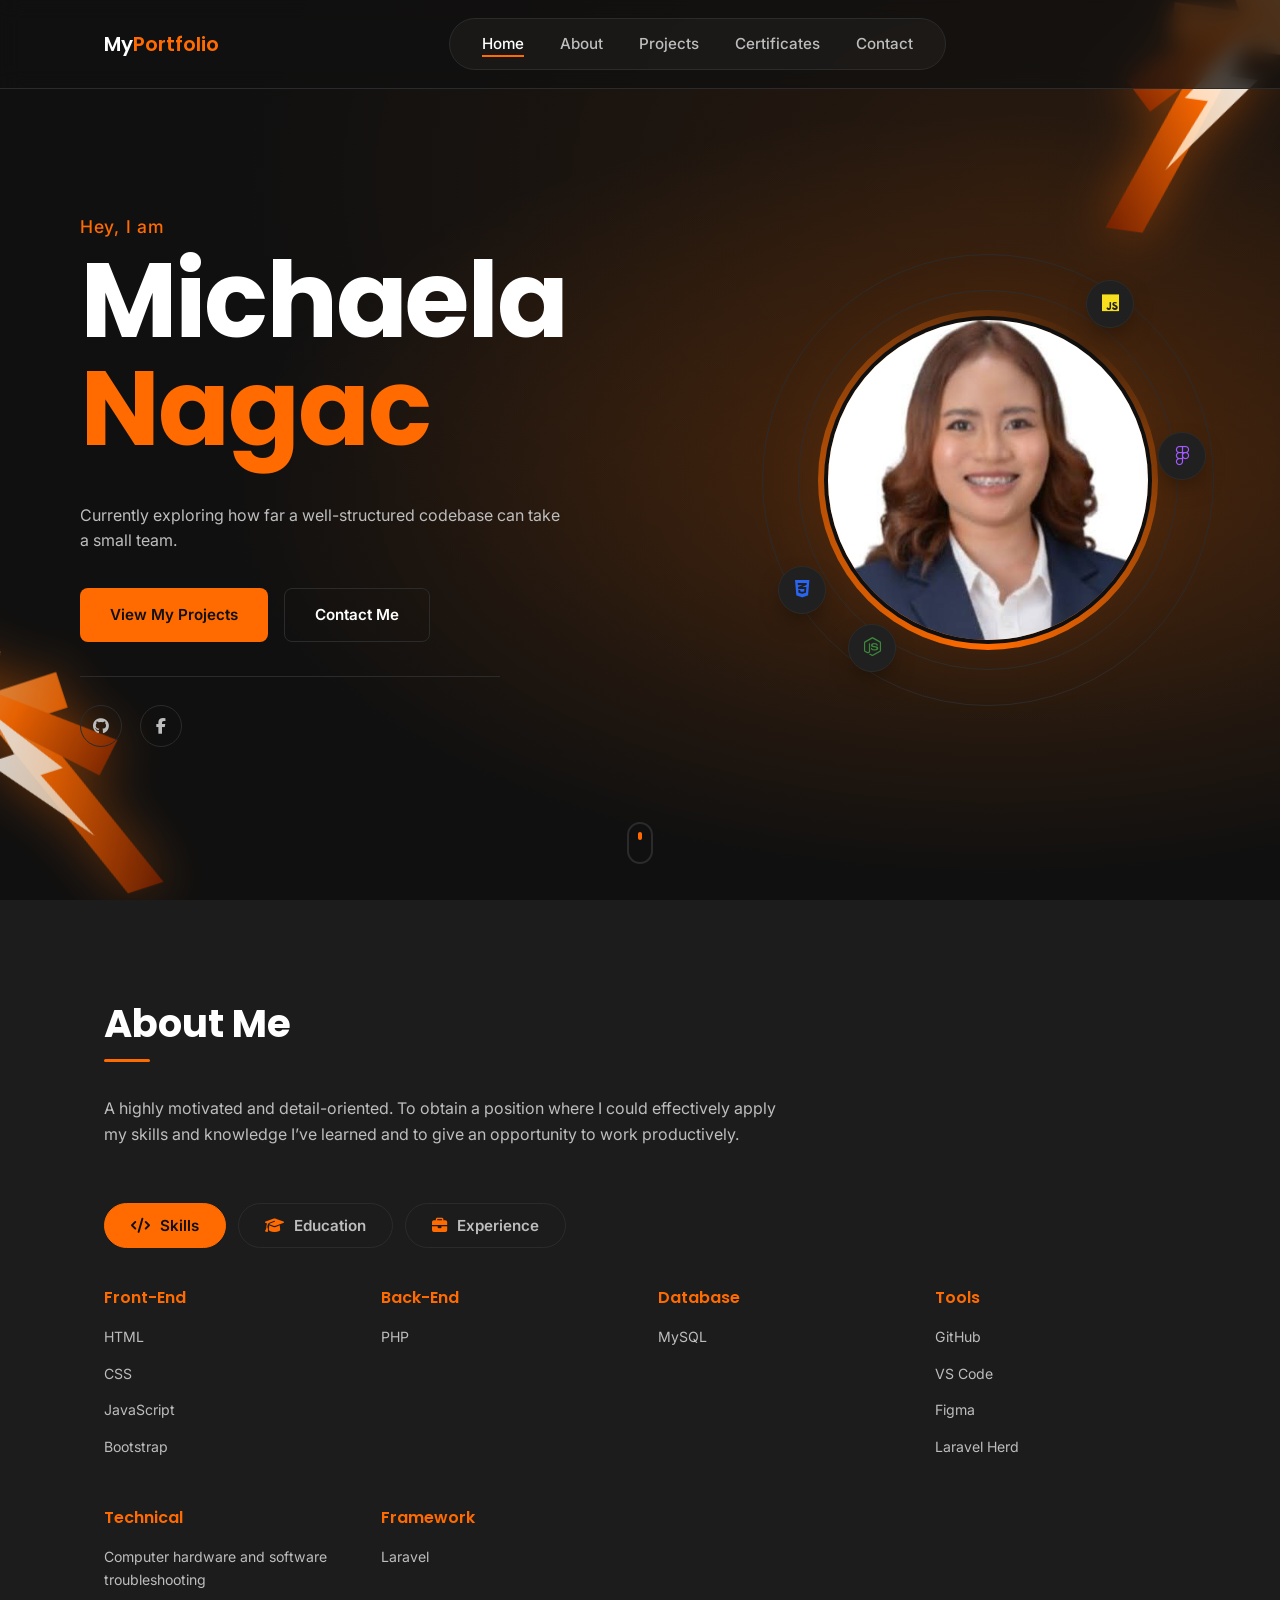
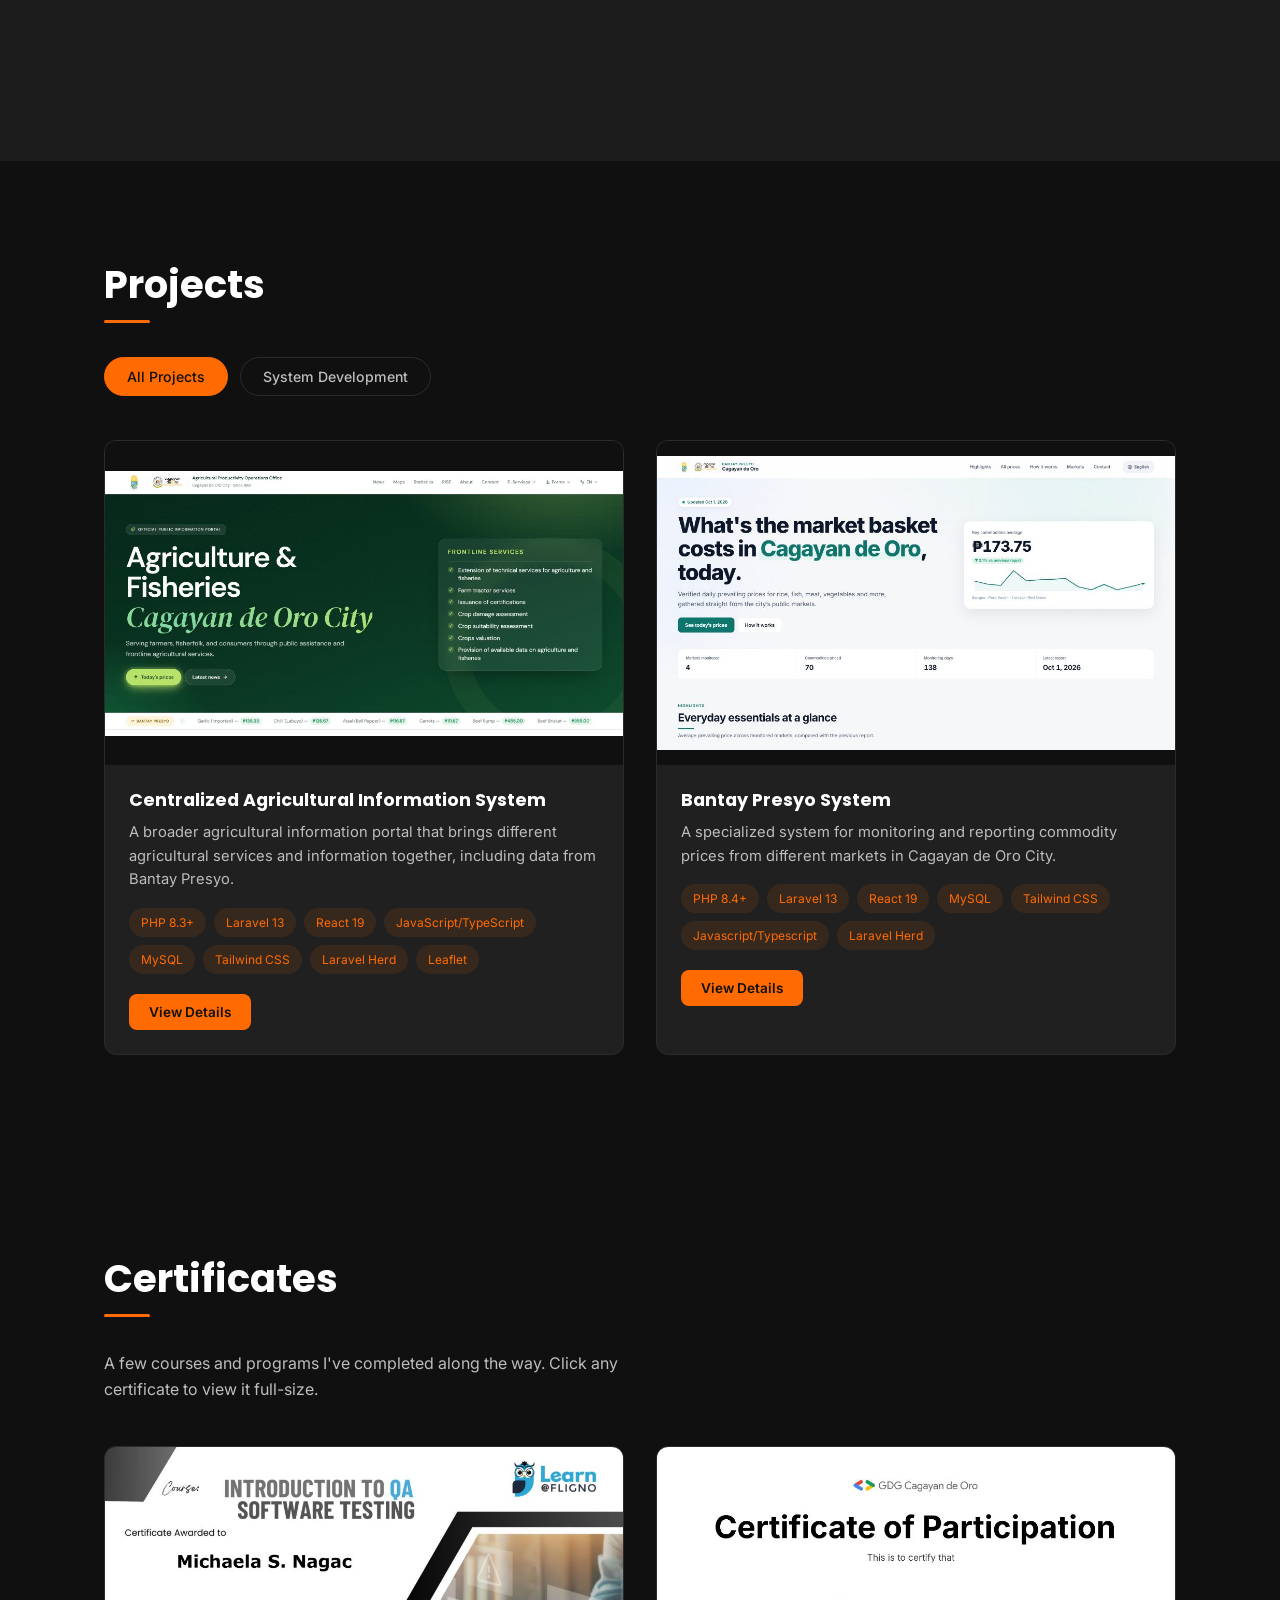
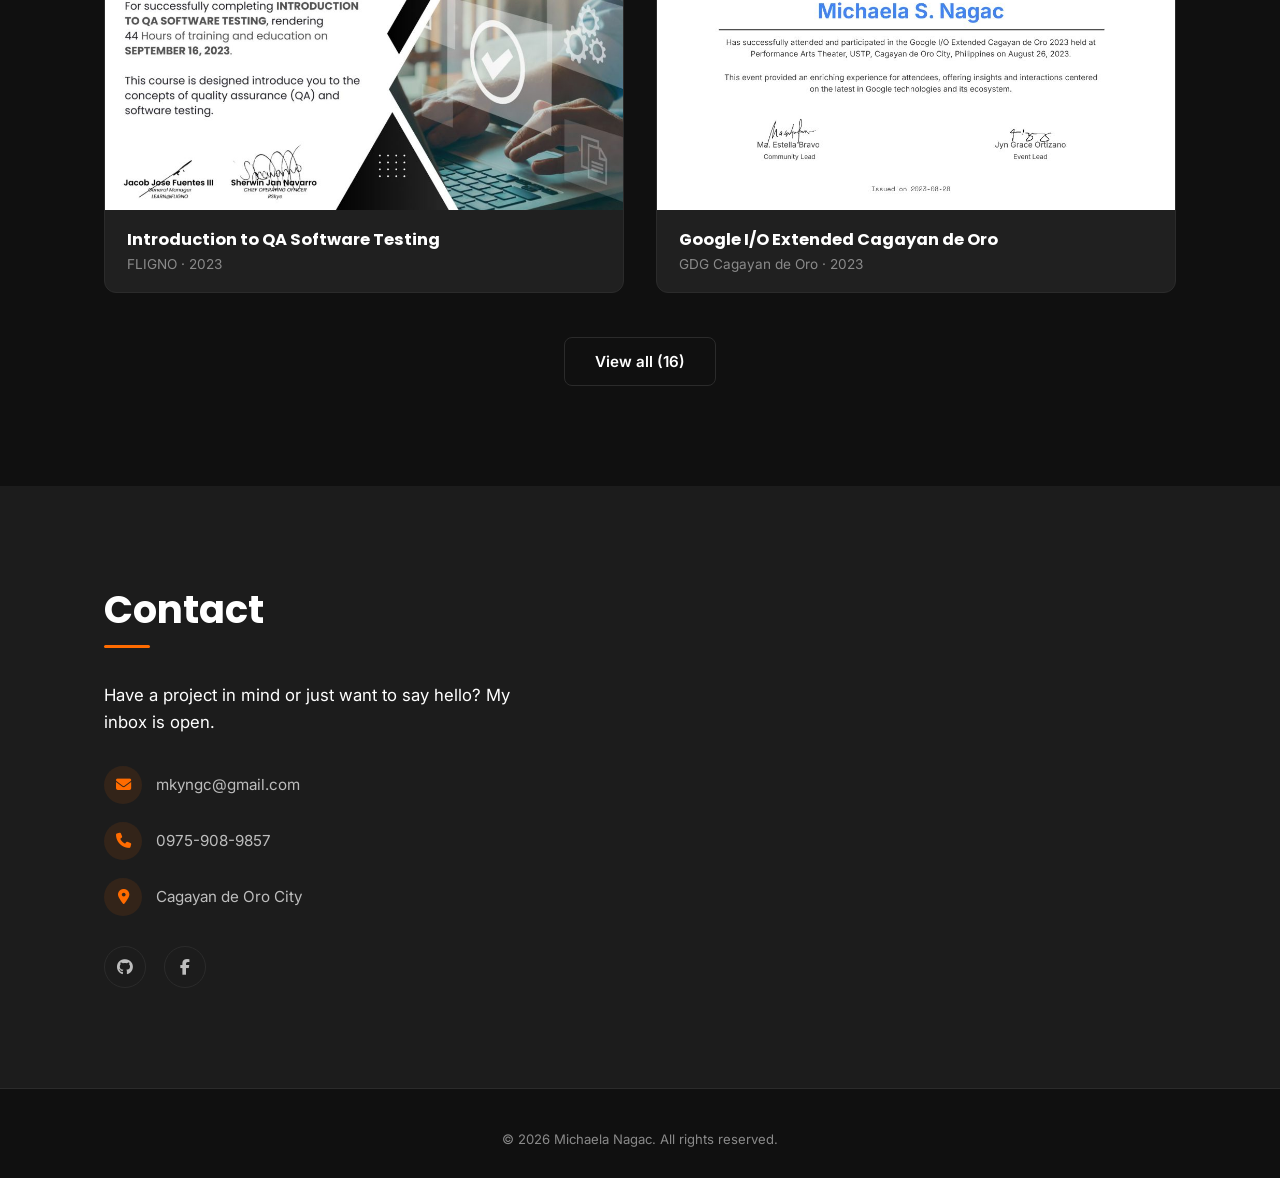
<file: index.html>
<!DOCTYPE html>

<html lang="en">
<head>
<meta charset="utf-8"/>
<meta content="width=device-width, initial-scale=1.0" name="viewport"/>
<title>My Portfolio</title>
<meta content="Portfolio of Michaela Nagac, a web developer specializing in front-end and back-end development." name="description"/>
<!-- Google Fonts: Poppins for headings, Inter for body -->
<link href="https://fonts.googleapis.com" rel="preconnect"/>
<link crossorigin="" href="https://fonts.gstatic.com" rel="preconnect"/>
<link href="https://fonts.googleapis.com/css2?family=Poppins:wght@500;600;700&amp;family=Inter:wght@400;500;600&amp;display=swap" rel="stylesheet"/>
<!-- Font Awesome icons -->
<link crossorigin="anonymous" href="https://cdnjs.cloudflare.com/ajax/libs/font-awesome/6.5.1/css/all.min.css" integrity="sha512-DTOQO9RWCH3ppGqcWaEA1BIZOC6xxalwEsw9c2QQeAIftl+Vegovlnee1c9QX4TctnWMn13TZye+giMm8e2LwA==" referrerpolicy="no-referrer" rel="stylesheet"/>
<link href="css/style.css" rel="stylesheet"/>
</head>
<body>
<!-- ============ SKIP LINK (Accessibility) ============ -->
<a class="skip-link" href="#main-content">Skip to main content</a>
<!-- ============ NAVIGATION ============ -->
<header class="nav-header" id="navHeader">
<nav class="navbar">
<a class="nav-logo js-logo" href="#home"></a>
<div class="nav-pill">
<ul class="nav-links" id="navLinks">
<li><a class="nav-link active-link" href="#home">Home</a></li>
<li><a class="nav-link" href="#about">About</a></li>
<li><a class="nav-link" href="#projects">Projects</a></li>
<li><a class="nav-link" href="#certificates">Certificates</a></li>
<li><a class="nav-link" href="#contact">Contact</a></li>
</ul>
</div>
<div class="nav-end">
<!-- Replace the href below with your actual resume file under assets/ -->
<!-- <a class="btn-resume" download="" href="assets/Resume_Nagac.pdf" id="resumeBtn">
<i aria-hidden="true" class="fa-solid fa-file-arrow-down"></i>
<span>Download<br/>Resume</span>
</a> -->
<button aria-expanded="false" aria-label="Toggle navigation menu" class="nav-toggle" id="navToggle">
<span class="bar"></span>
<span class="bar"></span>
<span class="bar"></span>
</button>
</div>
</nav>
</header>
<main id="main-content">
<!-- ============ HERO SECTION ============ -->
<section class="hero" id="home">
<img alt="" aria-hidden="true" class="hero-arrow hero-arrow-top" src="assets/images/arrow-bolt.svg"/>
<img alt="" aria-hidden="true" class="hero-arrow hero-arrow-bottom" src="assets/images/arrow-bolt.svg"/>
<div class="hero-container">
<div class="hero-text">
<p class="hero-greeting" id="heroGreeting"></p>
<h1 class="hero-name" id="heroName"></h1>
<h2 class="hero-title" id="heroTitle"></h2>
<p class="hero-description" id="heroDesc"></p>
<div class="hero-actions">
<a class="btn btn-primary" href="#projects">View My Projects</a>
<a class="btn btn-outline" href="#contact">Contact Me</a>
</div>
<div class="hero-divider" role="presentation"></div>
<div class="hero-socials js-socials"></div>
</div>
<div class="hero-visual">
<div aria-hidden="true" class="hero-orbit">
<span class="orbit-ring orbit-ring-outer"></span>
<span class="orbit-ring orbit-ring-inner"></span>
<span class="orbit-glow"></span>
<span class="orbit-chip orbit-chip-1"><i class="fa-brands fa-js"></i></span>
<span class="orbit-chip orbit-chip-2"><i class="fa-brands fa-css3-alt"></i></span>
<span class="orbit-chip orbit-chip-3"><i class="fa-brands fa-figma"></i></span>
<span class="orbit-chip orbit-chip-4"><i class="fa-brands fa-node-js"></i></span>
<div class="hero-photo-ring">
<img alt="Portrait of Michaela Nagac" class="hero-photo" id="heroPhoto" src="assets/images/profile.svg"/>
</div>
</div>
</div>
</div>
<a aria-label="Scroll to About section" class="scroll-indicator" href="#about">
<span></span>
</a>
</section>
<!-- ============ ABOUT SECTION ============ -->
<section class="about" id="about">
<div class="section-container">
<h2 class="section-heading">About Me</h2>
<div class="about-intro" id="aboutIntro"></div>
<!-- Skills -->
<div class="about-tabs" role="tablist" aria-label="About sections">
          <button type="button" class="about-tab active" role="tab" id="tab-skills" aria-selected="true" aria-controls="panel-skills" data-tab="skills"><i class="fa-solid fa-code" aria-hidden="true"></i>Skills</button>
          <button type="button" class="about-tab" role="tab" id="tab-education" aria-selected="false" aria-controls="panel-education" data-tab="education" tabindex="-1"><i class="fa-solid fa-graduation-cap" aria-hidden="true"></i> Education</button>
          <button type="button" class="about-tab" role="tab" id="tab-experience" aria-selected="false" aria-controls="panel-experience" data-tab="experience" tabindex="-1"><i class="fa-solid fa-briefcase" aria-hidden="true"></i> Experience</button>
        </div>

        <div class="about-block about-panel" id="panel-skills" role="tabpanel" aria-labelledby="tab-skills">
<h3 class="about-subheading">Technical Skills</h3>
<div class="skills-grid" id="skillsGrid"></div>
</div>
<!-- Education & Experience Timeline -->
<div class="about-block about-panel" id="panel-education" role="tabpanel" aria-labelledby="tab-education" hidden>
<h3 class="about-subheading">Education</h3>
<div class="timeline" id="educationTimeline"></div>
</div>

        <div class="about-block about-panel" id="panel-experience" role="tabpanel" aria-labelledby="tab-experience" hidden>
<h3 class="about-subheading">Experience</h3>
<div class="timeline" id="experienceTimeline"></div>
</div>
</div>
</section>
<!-- ============ PROJECTS SECTION ============ -->
<section class="projects" id="projects">
<div class="section-container">
<h2 class="section-heading">Projects</h2>
<div aria-label="Filter projects by category" class="project-filters" id="projectFilters" role="tablist"></div>
<div class="project-grid" id="projectGrid"></div>
<p class="project-empty-state" hidden="" id="projectEmptyState">No projects in this category yet — check back soon.</p>
<div class="view-all-wrap" hidden="" id="projectViewAllWrap"><button aria-expanded="false" class="btn btn-outline" id="projectViewAll" type="button">View all</button></div>
</div>
</section>
<!-- ============ CERTIFICATES SECTION ============ -->
<section class="certificates" id="certificates">
<div class="section-container">
<h2 class="section-heading">Certificates</h2>
<p class="certificates-lead">
          A few courses and programs I've completed along the way. Click any certificate
          to view it full-size.
        </p>
<div class="certificate-grid" id="certGrid"></div>
<div class="view-all-wrap" hidden="" id="certViewAllWrap"><button aria-expanded="false" class="btn btn-outline" id="certViewAll" type="button">View all</button></div>
</div>
</section>
<!-- ============ CONTACT SECTION ============ -->
<section class="contact" id="contact">
<div class="section-container">
<h2 class="section-heading">Contact</h2>
<div class="contact-grid">
<div class="contact-info">
<p class="contact-lead" id="contactLead"></p>
<ul class="contact-details" id="contactDetails"></ul>
<div class="hero-socials contact-socials js-socials"></div>
</div>
<!-- <form class="contact-form" id="contactForm" novalidate="">
Messages go to the email set in Admin → Contact (see js/script.js).
<input name="_honey" style="display:none" tabindex="-1" autocomplete="off" type="text"/>
<input name="_subject" type="hidden" value="New portfolio contact form message"/>
<input name="_captcha" type="hidden" value="false"/>
<input name="_template" type="hidden" value="table"/>
<div class="form-group">
<label for="fullName">Full Name</label>
<input id="fullName" name="name" placeholder="Juan Dela Cruz" required="" type="text"/>
<span class="form-error" id="nameError"></span>
</div>
<div class="form-group">
<label for="email">Email Address</label>
<input id="email" name="email" placeholder="juan@example.com" required="" type="email"/>
<span class="form-error" id="emailError"></span>
</div>
<div class="form-group">
<label for="subject">Subject</label>
<input id="subject" name="subject" placeholder="Project inquiry" required="" type="text"/>
<span class="form-error" id="subjectError"></span>
</div>
<div class="form-group">
<label for="message">Message</label>
<textarea id="message" name="message" placeholder="Tell me a bit about what you need..." required="" rows="5"></textarea>
<span class="form-error" id="messageError"></span>
</div>
<button class="btn btn-primary form-submit" type="submit">
<span class="btn-text">Send Message</span>
<span class="btn-spinner" hidden=""></span>
</button>
<p aria-live="polite" class="form-feedback" id="formFeedback" role="status"></p>
</form> -->
</div>
</div>
</section>
</main>
<!-- ============ PROJECT DETAILS MODAL ============ -->
<div class="modal-overlay" hidden="" id="projectModal">
<div aria-labelledby="modalTitle" aria-modal="true" class="modal-box" role="dialog">
<button aria-label="Close project details" class="modal-close" id="modalClose">×</button>
<div class="modal-content" id="modalContent">
<!-- Populated by JavaScript -->
</div>
</div>
</div>
<!-- ============ CERTIFICATE LIGHTBOX ============ -->
<div class="modal-overlay" hidden="" id="certificateModal">
<div aria-labelledby="certModalTitle" aria-modal="true" class="modal-box modal-box-cert" role="dialog">
<button aria-label="Close certificate view" class="modal-close" id="certModalClose">×</button>
<div class="modal-content" id="certModalContent">
<!-- Populated by JavaScript -->
</div>
</div>
</div>
<!-- ============ FOOTER ============ -->
<footer class="site-footer">
<!-- <div class="footer-container">
<a class="nav-logo js-logo" href="#home"></a>
<ul class="footer-links">
<li><a href="#home">Home</a></li>
<li><a href="#about">About</a></li>
<li><a href="#projects">Projects</a></li>
<li><a href="#certificates">Certificates</a></li>
<li><a href="#contact">Contact</a></li>
</ul>
<div class="hero-socials js-socials"></div> -->
</div>
<p class="footer-copy">© <span id="currentYear"></span> <span class="js-fullname"></span>. All rights reserved.</p>
</footer>
<button aria-label="Back to top" class="back-to-top" id="backToTop">
<i class="fa-solid fa-arrow-up"></i>
</button>
<script src="js/content-data.js"></script>
  <script src="js/render.js"></script>
  <script src="js/script.js"></script>
</body>
</html>
</file>
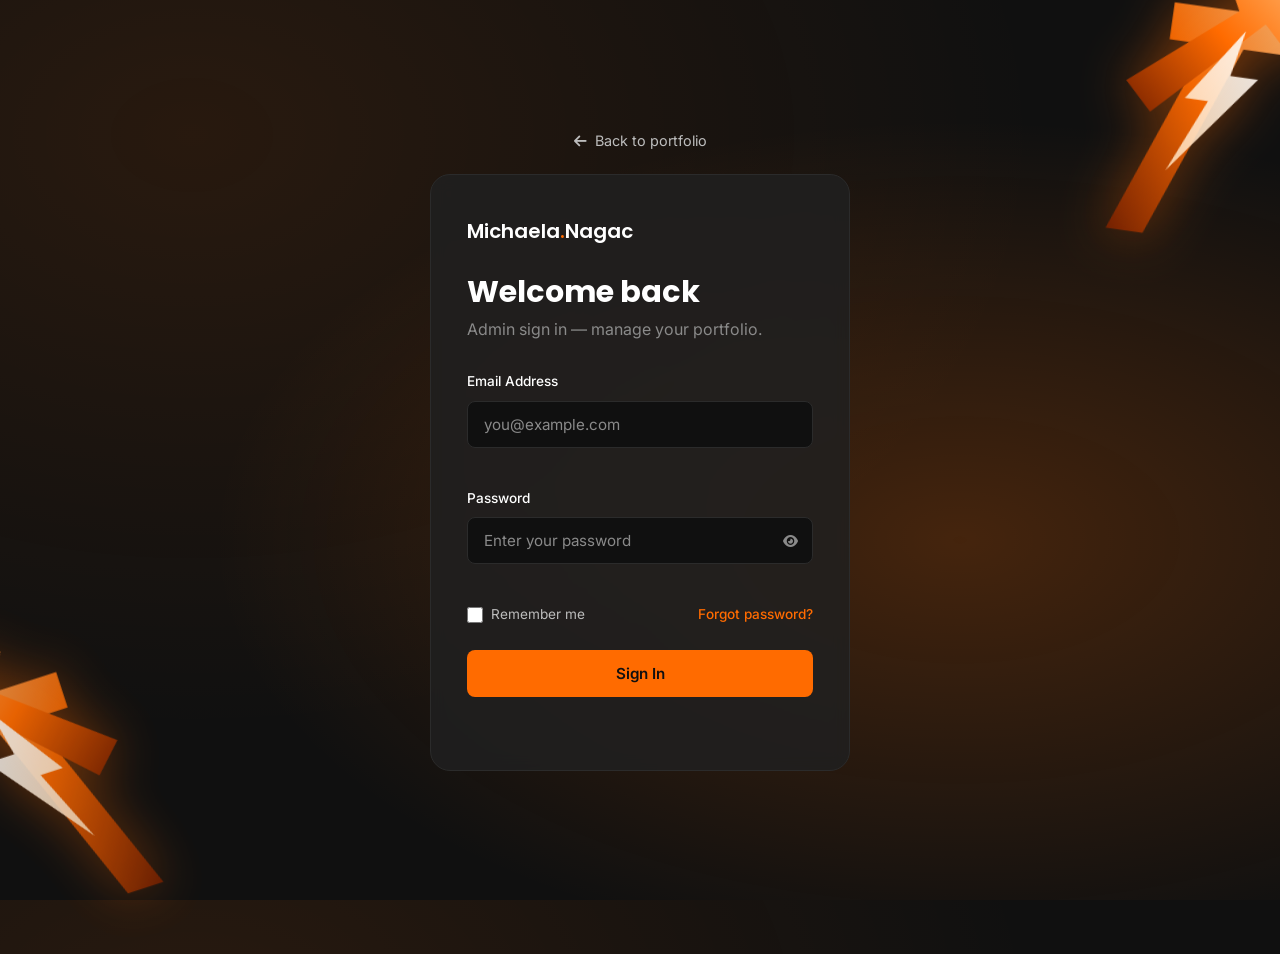
<file: admin.html>
<!DOCTYPE html>
<html lang="en">
<head>
  <meta charset="UTF-8">
  <meta name="viewport" content="width=device-width, initial-scale=1.0">
  <title>Admin | Portfolio</title>
  <meta name="robots" content="noindex">
  <link rel="preconnect" href="https://fonts.googleapis.com">
  <link rel="preconnect" href="https://fonts.gstatic.com" crossorigin>
  <link href="https://fonts.googleapis.com/css2?family=Poppins:wght@500;600;700&family=Inter:wght@400;500;600&display=swap" rel="stylesheet">
  <link rel="stylesheet" href="https://cdnjs.cloudflare.com/ajax/libs/font-awesome/6.5.1/css/all.min.css" integrity="sha512-DTOQO9RWCH3ppGqcWaEA1BIZOC6xxalwEsw9c2QQeAIftl+Vegovlnee1c9QX4TctnWMn13TZye+giMm8e2LwA==" crossorigin="anonymous" referrerpolicy="no-referrer">
  <link rel="stylesheet" href="css/style.css">
  <link rel="stylesheet" href="css/admin.css">
</head>
<body class="admin-body">
  <header class="admin-top">
    <strong class="admin-brand">Admin<span>.</span>Dashboard</strong>
    <div class="admin-actions">
      <button class="mini" id="previewBtn"><i class="fa-solid fa-eye"></i> Preview draft</button>
      <button class="mini" id="logoutBtn"><i class="fa-solid fa-right-from-bracket"></i> Logout</button>
    </div>
  </header>
  <div class="admin-layout">
    <nav class="admin-nav" id="adminNav" aria-label="Sections"></nav>
    <main class="admin-main">
      <h1 id="sectionTitle"></h1>
      <div id="sectionBody"></div>
      <p class="status" id="status" role="status" aria-live="polite">Changes save automatically as a draft in this browser.</p>
    </main>
  </div>
  <script src="js/content-data.js"></script>
  <script src="js/admin.js"></script>
</body>
</html>
</file>
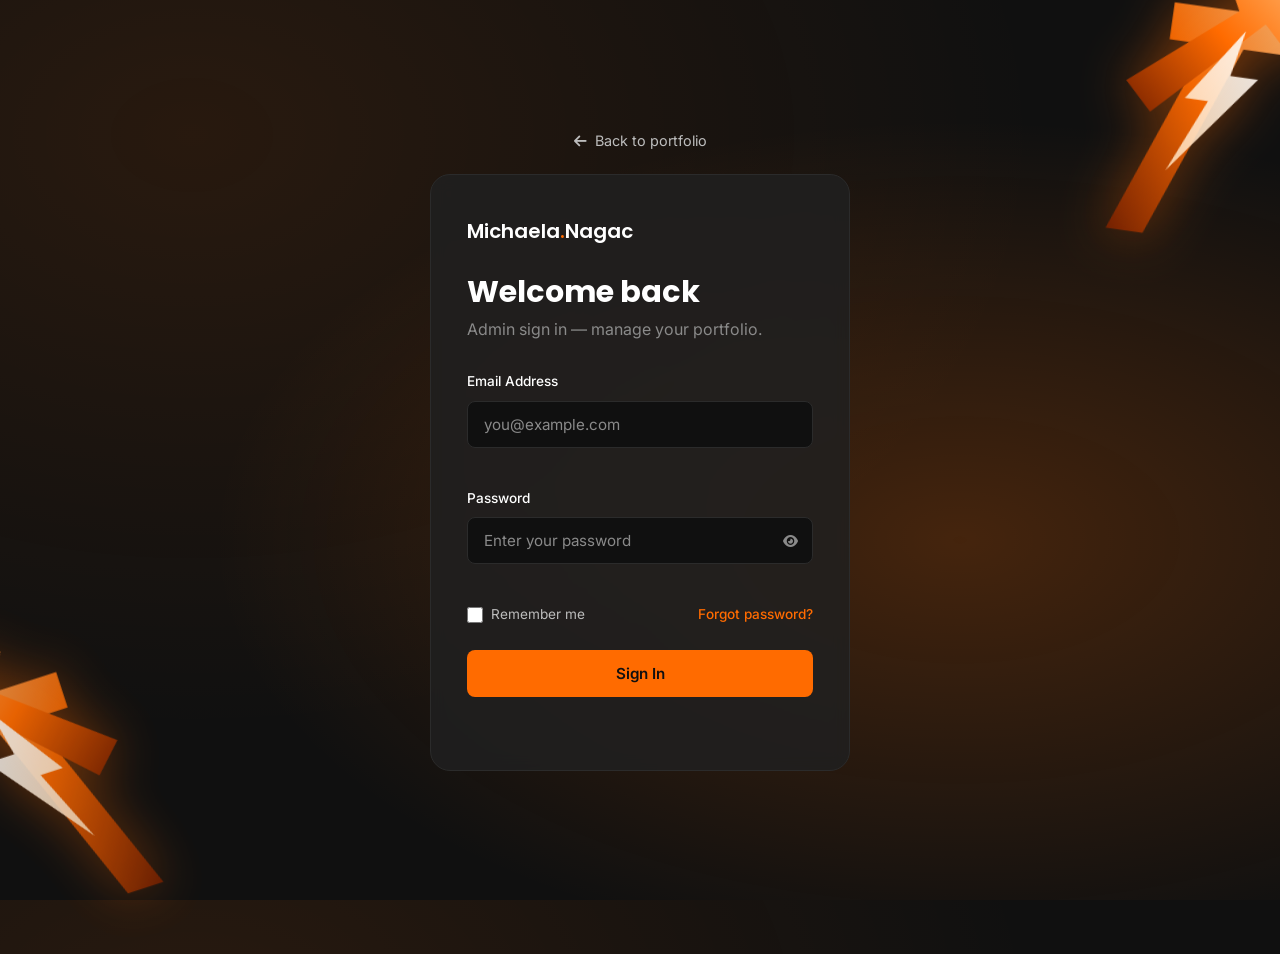
<file: login.html>
<!DOCTYPE html>
<html lang="en">
<head>
  <meta charset="UTF-8">
  <meta name="viewport" content="width=device-width, initial-scale=1.0">
  <title>Login | Michaela Nagac</title>
  <meta name="robots" content="noindex">

  <link rel="preconnect" href="https://fonts.googleapis.com">
  <link rel="preconnect" href="https://fonts.gstatic.com" crossorigin>
  <link href="https://fonts.googleapis.com/css2?family=Poppins:wght@500;600;700&family=Inter:wght@400;500;600&display=swap" rel="stylesheet">
  <link rel="stylesheet" href="https://cdnjs.cloudflare.com/ajax/libs/font-awesome/6.5.1/css/all.min.css" integrity="sha512-DTOQO9RWCH3ppGqcWaEA1BIZOC6xxalwEsw9c2QQeAIftl+Vegovlnee1c9QX4TctnWMn13TZye+giMm8e2LwA==" crossorigin="anonymous" referrerpolicy="no-referrer">

  <link rel="stylesheet" href="css/style.css">
  <link rel="stylesheet" href="css/login.css">
</head>
<body class="login-body">

  <img src="assets/images/arrow-bolt.svg" alt="" class="hero-arrow hero-arrow-top" aria-hidden="true">
  <img src="assets/images/arrow-bolt.svg" alt="" class="hero-arrow hero-arrow-bottom" aria-hidden="true">

  <main class="login-wrap">
    <a href="index.html" class="login-back"><i class="fa-solid fa-arrow-left" aria-hidden="true"></i> Back to portfolio</a>

    <section class="login-card" aria-labelledby="loginTitle">
      <a href="index.html" class="nav-logo login-logo">Michaela<span>.</span>Nagac</a>
      <h1 id="loginTitle">Welcome back</h1>
      <p class="login-sub">Admin sign in — manage your portfolio.</p>

      <form id="loginForm" novalidate>
        <div class="form-group">
          <label for="loginEmail">Email Address</label>
          <input type="email" id="loginEmail" name="email" placeholder="you@example.com" autocomplete="username" required>
          <span class="form-error" id="loginEmailError"></span>
        </div>

        <div class="form-group">
          <label for="loginPassword">Password</label>
          <div class="password-field">
            <input type="password" id="loginPassword" name="password" placeholder="Enter your password" autocomplete="current-password" required>
            <button type="button" class="password-toggle" id="passwordToggle" aria-label="Show password" aria-pressed="false">
              <i class="fa-solid fa-eye" aria-hidden="true"></i>
            </button>
          </div>
          <span class="form-error" id="loginPasswordError"></span>
        </div>

        <div class="login-row">
          <label class="remember">
            <input type="checkbox" id="rememberMe" name="remember">
            <span>Remember me</span>
          </label>
          <a href="#" class="login-link" id="forgotLink">Forgot password?</a>
        </div>

        <button type="submit" class="btn btn-primary login-submit">
          <span class="btn-text">Sign In</span>
          <span class="btn-spinner" hidden></span>
        </button>

        <p class="form-feedback" id="loginFeedback" role="status" aria-live="polite"></p>
      </form>
    </section>
  </main>

  <script src="js/login.js"></script>
</body>
</html>
</file>
<file: css/style.css>
/* =====================================================
   DESIGN TOKENS
===================================================== */
:root {
  --bg-primary: #101010;
  --bg-secondary: #1c1c1c;
  --bg-elevated: #202020;
  --border-subtle: #2b2b2b;
  --accent: #FF6B00;
  --accent-dim: #c75700;
  --accent-glow: rgba(255, 107, 0, 0.35);
  --text-primary: #FFFFFF;
  --text-secondary: #BDBDBD;
  --text-muted: #8a8a8a;

  --font-heading: 'Poppins', 'Segoe UI', sans-serif;
  --font-body: 'Inter', 'Segoe UI', sans-serif;

  --container-width: 1120px;
  --radius-lg: 20px;
  --radius-md: 12px;
  --radius-sm: 8px;

  --transition: 220ms cubic-bezier(0.4, 0, 0.2, 1);
}

@media (prefers-reduced-motion: reduce) {
  *, *::before, *::after {
    animation-duration: 0.001ms !important;
    animation-iteration-count: 1 !important;
    transition-duration: 0.001ms !important;
    scroll-behavior: auto !important;
  }
}

/* =====================================================
   RESET & BASE
===================================================== */
* { box-sizing: border-box; margin: 0; padding: 0; }

html {
  scroll-behavior: smooth;
  scroll-padding-top: 84px;
}

body {
  background: var(--bg-primary);
  color: var(--text-secondary);
  font-family: var(--font-body);
  line-height: 1.6;
  overflow-x: hidden;
}

img { max-width: 100%; display: block; }

a { color: inherit; text-decoration: none; }

ul { list-style: none; }

h1, h2, h3, h4 {
  font-family: var(--font-heading);
  color: var(--text-primary);
  line-height: 1.25;
}

button { font-family: inherit; cursor: pointer; border: none; background: none; }

input, textarea { font-family: inherit; }

.skip-link {
  position: absolute;
  left: -999px;
  top: 0;
  background: var(--accent);
  color: #101010;
  padding: 10px 18px;
  z-index: 1000;
  border-radius: 0 0 var(--radius-sm) 0;
}
.skip-link:focus { left: 0; }

:focus-visible {
  outline: 2px solid var(--accent);
  outline-offset: 3px;
}

.section-container {
  max-width: var(--container-width);
  margin: 0 auto;
  padding: 100px 24px;
}

.section-heading {
  font-size: clamp(1.8rem, 3vw, 2.4rem);
  margin-bottom: 48px;
  position: relative;
  display: inline-block;
}

.section-heading::after {
  content: "";
  position: absolute;
  left: 0;
  bottom: -14px;
  width: 46px;
  height: 3px;
  background: var(--accent);
  border-radius: 2px;
}

/* =====================================================
   BUTTONS
===================================================== */
.btn {
  display: inline-flex;
  align-items: center;
  justify-content: center;
  gap: 8px;
  padding: 14px 30px;
  border-radius: var(--radius-sm);
  font-weight: 600;
  font-size: 0.95rem;
  transition: transform var(--transition), box-shadow var(--transition), background var(--transition);
}

.btn-primary {
  background: var(--accent);
  color: #101010;
}
.btn-primary:hover {
  transform: translateY(-2px);
  box-shadow: 0 10px 30px -8px var(--accent-glow);
}

.btn-outline {
  background: transparent;
  color: var(--text-primary);
  border: 1.5px solid var(--border-subtle);
}
.btn-outline:hover {
  border-color: var(--accent);
  color: var(--accent);
}

.btn-small { padding: 10px 20px; font-size: 0.85rem; }

/* =====================================================
   NAVIGATION
===================================================== */
.nav-header {
  position: fixed;
  top: 0;
  left: 0;
  width: 100%;
  z-index: 500;
  background: rgba(16, 16, 16, 0.75);
  backdrop-filter: blur(10px);
  border-bottom: 1px solid var(--border-subtle);
  transition: background var(--transition);
}

.navbar {
  max-width: var(--container-width);
  margin: 0 auto;
  display: flex;
  align-items: center;
  justify-content: space-between;
  padding: 18px 24px;
}

.nav-logo {
  font-family: var(--font-heading);
  font-size: 1.25rem;
  font-weight: 600;
  color: var(--text-primary);
}
.nav-logo span { color: var(--accent); }

.nav-pill {
  display: flex;
}

.nav-links {
  display: flex;
  gap: 36px;
  background: rgba(255, 255, 255, 0.03);
  border: 1px solid var(--border-subtle);
  border-radius: 999px;
  padding: 12px 32px;
}

.nav-end {
  display: flex;
  align-items: center;
  gap: 20px;
}

.btn-resume {
  display: flex;
  align-items: center;
  gap: 10px;
  padding: 10px 20px;
  border: 1.5px solid var(--border-subtle);
  border-radius: 999px;
  font-size: 0.8rem;
  line-height: 1.3;
  color: var(--text-primary);
  transition: border-color var(--transition), color var(--transition);
}
.btn-resume i {
  width: 30px;
  height: 30px;
  flex-shrink: 0;
  display: flex;
  align-items: center;
  justify-content: center;
  border-radius: 50%;
  background: var(--bg-elevated);
  color: var(--accent);
}
.btn-resume:hover { border-color: var(--accent); color: var(--accent); }

.nav-link {
  font-size: 0.95rem;
  font-weight: 500;
  color: var(--text-secondary);
  position: relative;
  padding-bottom: 4px;
  transition: color var(--transition);
}
.nav-link::after {
  content: "";
  position: absolute;
  left: 0;
  bottom: 0;
  width: 0;
  height: 2px;
  background: var(--accent);
  transition: width var(--transition);
}
.nav-link:hover,
.nav-link.active-link { color: var(--text-primary); }
.nav-link:hover::after,
.nav-link.active-link::after { width: 100%; }

.nav-toggle {
  display: none;
  flex-direction: column;
  gap: 5px;
  z-index: 600;
}
.nav-toggle .bar {
  width: 24px;
  height: 2px;
  background: var(--text-primary);
  transition: transform var(--transition), opacity var(--transition);
}
.nav-toggle.open .bar:nth-child(1) { transform: translateY(7px) rotate(45deg); }
.nav-toggle.open .bar:nth-child(2) { opacity: 0; }
.nav-toggle.open .bar:nth-child(3) { transform: translateY(-7px) rotate(-45deg); }

/* =====================================================
   HERO
===================================================== */
.hero {
  min-height: 100vh;
  display: flex;
  align-items: center;
  position: relative;
  overflow: hidden;
  padding: 120px 24px 60px;
  background:
    radial-gradient(ellipse at 78% 55%, rgba(255, 107, 0, 0.22), transparent 55%),
    radial-gradient(ellipse at 80% 20%, rgba(255, 107, 0, 0.1), transparent 55%),
    var(--bg-primary);
}

.hero-arrow {
  position: absolute;
  width: clamp(120px, 16vw, 220px);
  z-index: 0;
  pointer-events: none;
  filter: drop-shadow(0 0 26px rgba(255, 107, 0, 0.45));
}
.hero-arrow-top {
  top: -40px;
  right: -20px;
  transform: rotate(8deg);
}
.hero-arrow-bottom {
  bottom: -30px;
  left: -50px;
  transform: rotate(-18deg) scaleX(-1);
  opacity: 0.9;
}
@media (max-width: 900px) {
  .hero-arrow { display: none; }
}

.hero-container {
  position: relative;
  z-index: 1;
  max-width: var(--container-width);
  margin: 0 auto;
  display: grid;
  grid-template-columns: 1.2fr 0.8fr;
  gap: 60px;
  align-items: center;
}

.hero-greeting {
  color: var(--accent);
  font-size: 1.1rem;
  font-weight: 500;
  letter-spacing: 0.04em;
  margin-bottom: 6px;
}

.hero-name {
  font-size: clamp(3.4rem, 9vw, 6.6rem);
  line-height: 1.02;
  font-weight: 700;
  letter-spacing: -0.02em;
  color: var(--text-primary);
  margin-bottom: 18px;
}
.hero-name span { color: var(--accent); }

.hero-title {
  display: flex;
  flex-wrap: wrap;
  align-items: center;
  gap: 8px 14px;
  font-family: var(--font-body);
  font-size: clamp(1rem, 2vw, 1.3rem);
  font-weight: 500;
  color: var(--text-secondary);
  margin-bottom: 22px;
}
.hero-title-dot {
  width: 6px;
  height: 6px;
  border-radius: 50%;
  background: var(--accent);
}

.hero-divider {
  width: 100%;
  max-width: 420px;
  height: 1px;
  background: var(--border-subtle);
  margin: 34px 0 28px;
}

.hero-description {
  max-width: 48ch;
  margin-bottom: 34px;
}

.hero-actions {
  display: flex;
  gap: 16px;
  flex-wrap: wrap;
}

.hero-socials {
  display: flex;
  gap: 18px;
}
.hero-socials a {
  width: 42px;
  height: 42px;
  display: flex;
  align-items: center;
  justify-content: center;
  border-radius: 50%;
  border: 1.5px solid var(--border-subtle);
  color: var(--text-secondary);
  transition: all var(--transition);
}
.hero-socials a:hover {
  border-color: var(--accent);
  color: var(--accent);
  transform: translateY(-3px);
}

.hero-visual {
  position: relative;
  display: flex;
  justify-content: center;
}

.hero-orbit {
  position: relative;
  width: min(340px, 72vw);
  aspect-ratio: 1;
  display: flex;
  align-items: center;
  justify-content: center;
}

.orbit-ring {
  position: absolute;
  border-radius: 50%;
  border: 1px solid var(--border-subtle);
}
.orbit-ring-outer { inset: -56px; }
.orbit-ring-inner { inset: -20px; }

.orbit-glow {
  position: absolute;
  inset: 14%;
  border-radius: 50%;
  background: var(--accent);
  filter: blur(60px);
  opacity: 0.28;
}

.hero-photo-ring {
  position: relative;
  z-index: 2;
  width: 100%;
  height: 100%;
  border-radius: 50%;
  padding: 6px;
  background: conic-gradient(from 180deg, var(--accent), transparent 60%, var(--accent));
}

.hero-photo {
  width: 100%;
  height: 100%;
  border-radius: 50%;
  object-fit: cover;
  background: var(--bg-elevated);
  border: 4px solid var(--bg-primary);
}

.orbit-chip {
  position: absolute;
  z-index: 3;
  width: 48px;
  height: 48px;
  display: flex;
  align-items: center;
  justify-content: center;
  border-radius: 50%;
  background: var(--bg-elevated);
  border: 1px solid var(--border-subtle);
  font-size: 1.2rem;
  box-shadow: 0 10px 24px -8px rgba(0, 0, 0, 0.5);
}
.orbit-chip-1 { top: -30px; right: 24px; color: #f7df1e; animation-delay: 0s; }
.orbit-chip-2 { bottom: 36px; left: -40px; color: #2965f1; animation-delay: 1.2s; }
.orbit-chip-3 { top: 36%; right: -48px; color: #a259ff; animation-delay: 2.4s; }
.orbit-chip-4 { bottom: -22px; left: 30px; color: #3c873a; animation-delay: 0.6s; }

.scroll-indicator {
  position: absolute;
  bottom: 36px;
  left: 50%;
  transform: translateX(-50%);
  width: 26px;
  height: 42px;
  border: 2px solid var(--border-subtle);
  border-radius: 14px;
}
.scroll-indicator span {
  position: absolute;
  top: 8px;
  left: 50%;
  transform: translateX(-50%);
  width: 4px;
  height: 8px;
  background: var(--accent);
  border-radius: 2px;
  animation: scroll-dot 1.8s ease infinite;
}
@keyframes scroll-dot {
  0% { opacity: 1; top: 8px; }
  100% { opacity: 0; top: 20px; }
}

/* =====================================================
   SCROLL REVEAL
===================================================== */
.reveal {
  opacity: 0;
  transform: translateY(24px);
  transition: opacity 700ms ease, transform 700ms ease;
}
.reveal.in-view {
  opacity: 1;
  transform: translateY(0);
}

/* =====================================================
   ABOUT
===================================================== */
.about { background: var(--bg-secondary); }

.about-intro {
  max-width: 68ch;
  display: flex;
  flex-direction: column;
  gap: 16px;
  margin-bottom: 56px;
}

.about-subheading {
  font-size: 1.3rem;
  margin-bottom: 28px;
}

.about-block { margin-bottom: 56px; }
.about-block:last-child { margin-bottom: 0; }

.skills-grid {
  display: grid;
  grid-template-columns: repeat(auto-fit, minmax(220px, 1fr));
  gap: 36px;
}

.skill-category h4 {
  font-size: 1rem;
  color: var(--accent);
  margin-bottom: 18px;
  font-weight: 600;
}

.skill-list li {
  margin-bottom: 14px;
}
.skill-list li span {
  display: block;
  font-size: 0.88rem;
  color: var(--text-secondary);
  margin-bottom: 6px;
}

.timeline {
  position: relative;
  padding-left: 30px;
  border-left: 2px solid var(--border-subtle);
}

.timeline-item {
  position: relative;
  padding-bottom: 42px;
}
.timeline-item:last-child { padding-bottom: 0; }

.timeline-dot {
  position: absolute;
  left: -37px;
  top: 4px;
  width: 12px;
  height: 12px;
  border-radius: 50%;
  background: var(--accent);
  box-shadow: 0 0 0 4px var(--bg-secondary), 0 0 14px var(--accent-glow);
}

.timeline-date {
  display: inline-block;
  font-size: 0.82rem;
  color: var(--accent);
  font-weight: 600;
  margin-bottom: 6px;
}

.timeline-content h4 { font-size: 1.05rem; margin-bottom: 4px; }

.timeline-org {
  color: var(--text-primary);
  font-size: 0.9rem;
  margin-bottom: 8px;
  opacity: 0.8;
}

/* =====================================================
   PROJECTS
===================================================== */
.project-filters {
  display: flex;
  gap: 12px;
  flex-wrap: wrap;
  margin-bottom: 44px;
}

.filter-btn {
  padding: 10px 22px;
  border-radius: 30px;
  border: 1.5px solid var(--border-subtle);
  color: var(--text-secondary);
  font-size: 0.88rem;
  font-weight: 500;
  transition: all var(--transition);
}
.filter-btn:hover { border-color: var(--accent); color: var(--text-primary); }
.filter-btn.active {
  background: var(--accent);
  border-color: var(--accent);
  color: #101010;
}

.project-grid {
  display: grid;
  grid-template-columns: repeat(auto-fit, minmax(300px, 1fr));
  gap: 32px;
}

.project-card {
  background: var(--bg-elevated);
  border: 1px solid var(--border-subtle);
  border-radius: var(--radius-md);
  overflow: hidden;
  transition: transform var(--transition), border-color var(--transition), box-shadow var(--transition);
}
.project-card:hover {
  transform: translateY(-6px);
  border-color: var(--accent-dim);
  box-shadow: 0 20px 40px -20px var(--accent-glow);
}
.project-card.hidden-card { display: none; }
.certificate-card.hidden-card { display: none; }
.project-filters[hidden] { display: none; }

.view-all-wrap {
  text-align: center;
  margin-top: 44px;
}

.project-thumb { overflow: hidden; aspect-ratio: 3/2; }
.project-thumb img {
  width: 100%;
  height: 100%;
  object-fit: cover;
  transition: transform 500ms ease;
}
.project-card:hover .project-thumb img { transform: scale(1.06); }

.project-body { padding: 24px; }
.project-body h3 { font-size: 1.1rem; margin-bottom: 10px; }
.project-body p { font-size: 0.92rem; margin-bottom: 16px; }

.project-tags {
  display: flex;
  flex-wrap: wrap;
  gap: 8px;
  margin-bottom: 20px;
}
.project-tags li {
  font-size: 0.75rem;
  padding: 5px 12px;
  border-radius: 20px;
  background: rgba(255, 107, 0, 0.1);
  color: var(--accent);
}

.project-links { display: flex; gap: 12px; flex-wrap: wrap; }

.project-empty-state {
  text-align: center;
  padding: 40px 0;
  color: var(--text-muted);
}

/* =====================================================
   CERTIFICATES
===================================================== */
.certificates-lead {
  max-width: 56ch;
  margin-bottom: 44px;
}

.certificate-grid {
  display: grid;
  grid-template-columns: repeat(auto-fit, minmax(280px, 1fr));
  gap: 32px;
}

.certificate-card {
  display: block;
  width: 100%;
  text-align: left;
  background: var(--bg-elevated);
  border: 1px solid var(--border-subtle);
  border-radius: var(--radius-md);
  overflow: hidden;
  transition: transform var(--transition), border-color var(--transition), box-shadow var(--transition);
}
.certificate-card:hover,
.certificate-card:focus-visible {
  transform: translateY(-6px);
  border-color: var(--accent-dim);
  box-shadow: 0 20px 40px -20px var(--accent-glow);
}

.certificate-thumb {
  position: relative;
  aspect-ratio: 10/7;
  overflow: hidden;
}
.certificate-thumb img {
  width: 100%;
  height: 100%;
  object-fit: cover;
  transition: transform 500ms ease;
}
.certificate-card:hover .certificate-thumb img,
.certificate-card:focus-visible .certificate-thumb img { transform: scale(1.05); }

.certificate-zoom {
  position: absolute;
  inset: 0;
  display: flex;
  align-items: center;
  justify-content: center;
  background: rgba(16, 16, 16, 0.55);
  color: var(--text-primary);
  font-size: 1.4rem;
  opacity: 0;
  transition: opacity var(--transition);
}
.certificate-card:hover .certificate-zoom,
.certificate-card:focus-visible .certificate-zoom { opacity: 1; }

.certificate-body { padding: 20px 22px; }
.certificate-body h3 { font-size: 1.02rem; margin-bottom: 6px; }
.certificate-issuer { font-size: 0.85rem; color: var(--text-muted); }

/* =====================================================
   MODAL
===================================================== */
.modal-overlay {
  position: fixed;
  inset: 0;
  background: rgba(0, 0, 0, 0.7);
  backdrop-filter: blur(4px);
  display: flex;
  align-items: center;
  justify-content: center;
  z-index: 900;
  padding: 24px;
}
.modal-overlay[hidden] { display: none; }

.modal-box {
  background: var(--bg-elevated);
  border: 1px solid var(--border-subtle);
  border-radius: var(--radius-lg);
  max-width: 640px;
  width: 100%;
  max-height: 85vh;
  overflow-y: auto;
  position: relative;
  padding: 36px;
}

.modal-close {
  position: absolute;
  top: 18px;
  right: 18px;
  font-size: 1.6rem;
  line-height: 1;
  color: var(--text-secondary);
  width: 36px;
  height: 36px;
  border-radius: 50%;
  transition: all var(--transition);
}
.modal-close:hover { background: var(--border-subtle); color: var(--accent); }

.modal-content img {
  border-radius: var(--radius-sm);
  margin-bottom: 20px;
}
.modal-content h3 { margin-bottom: 10px; font-size: 1.3rem; }
.modal-content p { margin-bottom: 14px; }
.modal-content .project-tags { margin-top: 10px; }

.modal-box-cert {
  max-width: 720px;
  padding: 28px;
}
.modal-box-cert .modal-content img {
  margin-bottom: 16px;
  width: 100%;
}
.modal-box-cert .modal-content h3 { font-size: 1.1rem; margin-bottom: 4px; }
.modal-box-cert .modal-content p { color: var(--text-muted); margin-bottom: 0; }

/* =====================================================
   CONTACT
===================================================== */
.contact { background: var(--bg-secondary); }

.contact-grid {
  display: grid;
  grid-template-columns: 1fr 1.3fr;
  gap: 60px;
}

.contact-lead {
  font-size: 1.05rem;
  color: var(--text-primary);
  margin-bottom: 30px;
  max-width: 40ch;
}

.contact-details li {
  display: flex;
  align-items: center;
  gap: 14px;
  margin-bottom: 18px;
  font-size: 0.95rem;
}
.contact-details i {
  width: 38px;
  height: 38px;
  display: flex;
  align-items: center;
  justify-content: center;
  border-radius: 50%;
  background: rgba(255, 107, 0, 0.1);
  color: var(--accent);
}

.contact-socials { margin-top: 30px; }

.contact-form {
  background: var(--bg-primary);
  border: 1px solid var(--border-subtle);
  border-radius: var(--radius-lg);
  padding: 36px;
}

.form-group { margin-bottom: 20px; }
.form-group label {
  display: block;
  font-size: 0.85rem;
  color: var(--text-primary);
  margin-bottom: 8px;
  font-weight: 500;
}
.form-group input,
.form-group textarea {
  width: 100%;
  padding: 13px 16px;
  background: var(--bg-elevated);
  border: 1.5px solid var(--border-subtle);
  border-radius: var(--radius-sm);
  color: var(--text-primary);
  font-size: 0.92rem;
  resize: vertical;
  transition: border-color var(--transition);
}
.form-group input::placeholder,
.form-group textarea::placeholder { color: var(--text-muted); }
.form-group input:focus,
.form-group textarea:focus { border-color: var(--accent); }
.form-group.has-error input,
.form-group.has-error textarea { border-color: #e04444; }

.form-error {
  display: block;
  min-height: 1.2em;
  font-size: 0.78rem;
  color: #ff6b6b;
  margin-top: 6px;
}

.form-submit {
  width: 100%;
  position: relative;
  margin-top: 6px;
}
.form-submit[disabled] { opacity: 0.7; cursor: wait; }

.btn-spinner {
  width: 16px;
  height: 16px;
  border: 2px solid rgba(16,16,16,0.3);
  border-top-color: #101010;
  border-radius: 50%;
  animation: spin 700ms linear infinite;
}
@keyframes spin { to { transform: rotate(360deg); } }

.form-feedback {
  margin-top: 16px;
  font-size: 0.88rem;
  min-height: 1.4em;
}
.form-feedback.success { color: #4ade80; }
.form-feedback.error { color: #ff6b6b; }

/* =====================================================
   FOOTER
===================================================== */
.site-footer {
  background: var(--bg-primary);
  border-top: 1px solid var(--border-subtle);
  padding: 40px 24px 28px;
}

.footer-container {
  max-width: var(--container-width);
  margin: 0 auto;
  display: flex;
  flex-wrap: wrap;
  align-items: center;
  justify-content: space-between;
  gap: 24px;
  margin-bottom: 24px;
}

.footer-links {
  display: flex;
  gap: 28px;
  flex-wrap: wrap;
}
.footer-links a {
  font-size: 0.9rem;
  color: var(--text-secondary);
  transition: color var(--transition);
}
.footer-links a:hover { color: var(--accent); }

.footer-copy {
  text-align: center;
  font-size: 0.82rem;
  color: var(--text-muted);
}

/* =====================================================
   BACK TO TOP
===================================================== */
.back-to-top {
  position: fixed;
  bottom: 28px;
  right: 28px;
  width: 48px;
  height: 48px;
  border-radius: 50%;
  background: var(--accent);
  color: #101010;
  display: flex;
  align-items: center;
  justify-content: center;
  font-size: 1.1rem;
  opacity: 0;
  pointer-events: none;
  transform: translateY(12px);
  transition: all var(--transition);
  z-index: 400;
  box-shadow: 0 10px 24px -8px var(--accent-glow);
}
.back-to-top.visible {
  opacity: 1;
  pointer-events: auto;
  transform: translateY(0);
}

/* =====================================================
   RESPONSIVE
===================================================== */
@media (max-width: 900px) {
  .hero-container { grid-template-columns: 1fr; text-align: center; }
  .hero-actions, .hero-socials { justify-content: center; }
  .hero-divider { margin-left: auto; margin-right: auto; }
  .hero-visual { order: -1; padding-bottom: 40px; }
  .hero-title { justify-content: center; }
  .hero-description { margin-left: auto; margin-right: auto; }
  .contact-grid { grid-template-columns: 1fr; }

  .orbit-ring-outer { inset: -36px; }
  .orbit-ring-inner { inset: -10px; }
  .orbit-chip-3 { display: none; }

  .btn-resume span { display: none; }
  .btn-resume { padding: 10px; }
  .btn-resume i { width: 24px; height: 24px; font-size: 0.85rem; }
}

@media (max-width: 760px) {
  .nav-toggle { display: flex; }

  .nav-links {
    position: fixed;
    top: 0;
    right: -100%;
    height: 100vh;
    width: min(75vw, 320px);
    background: var(--bg-elevated);
    flex-direction: column;
    justify-content: center;
    align-items: center;
    gap: 36px;
    border: none;
    border-radius: 0;
    padding: 0;
    transition: right var(--transition);
    border-left: 1px solid var(--border-subtle);
  }
  .nav-links.open { right: 0; }

  .section-container { padding: 72px 20px; }
}

@media (max-width: 480px) {
  .hero-actions { flex-direction: column; width: 100%; }
  .hero-actions .btn { width: 100%; }
}

/* =====================================================
   ABOUT TABS (Technical Skills / Education & Experience)
===================================================== */
.about-tabs {
  display: flex;
  flex-wrap: wrap;
  gap: 12px;
  margin: 56px 0 40px;
}
.about-tab {
  display: inline-flex;
  align-items: center;
  gap: 10px;
  padding: 12px 26px;
  border-radius: 999px;
  border: 1.5px solid var(--border-subtle);
  background: transparent;
  color: var(--text-secondary);
  font-size: 0.95rem;
  font-weight: 600;
  transition: all var(--transition);
}
.about-tab i { color: var(--accent); }
.about-tab:hover { border-color: var(--accent); color: var(--text-primary); }
.about-tab.active { background: var(--accent); border-color: var(--accent); color: #101010; }
.about-tab.active i { color: #101010; }
.about-panel[hidden] { display: none; }
.about-panel .about-subheading { display: none; }
.about-panel.about-block { margin-top: 0; }
@media (max-width: 480px) { .about-tab { width: 100%; justify-content: center; } }

/* Project modal photo gallery */
.modal-content .modal-main-img { width: 100%; max-height: 380px; object-fit: contain; background: var(--bg-primary); margin-bottom: 12px; }
.modal-thumbs { display: flex; gap: 8px; flex-wrap: wrap; margin-bottom: 18px; }
.modal-thumb { width: 64px; height: 48px; padding: 0; border-radius: 6px; overflow: hidden; border: 2px solid transparent; opacity: .6; transition: all var(--transition); }
.modal-thumb img { width: 100%; height: 100%; margin: 0; border-radius: 0; object-fit: cover; }
.modal-thumb:hover { opacity: 1; }
.modal-thumb.active { border-color: var(--accent); opacity: 1; }

/* Bigger project gallery modal */
#projectModal .modal-box { max-width: 1100px; max-height: 92vh; padding: 28px; }
#projectModal .modal-content .modal-main-img { width: 100%; height: auto; max-height: 68vh; object-fit: contain; margin-bottom: 14px; }
#projectModal .modal-thumbs { gap: 10px; margin-bottom: 20px; }
#projectModal .modal-thumb { width: 120px; height: 80px; border-radius: 8px; }
@media (max-width: 640px) {
  #projectModal.modal-overlay { padding: 10px; }
  #projectModal .modal-box { padding: 16px; }
  #projectModal .modal-thumb { width: 72px; height: 52px; }
}

/* Show project photos in full (no cropping) on the cards */
.project-thumb { aspect-ratio: 16 / 10; background: var(--bg-primary); }
.project-thumb img { object-fit: contain; }
.project-card:hover .project-thumb img { transform: none; }
</file>
<file: css/admin.css>
.admin-body { background: var(--bg-primary); min-height: 100vh; }
.admin-top { position: sticky; top: 0; z-index: 10; display: flex; justify-content: space-between; align-items: center; padding: 14px 24px; background: rgba(16,16,16,.9); backdrop-filter: blur(10px); border-bottom: 1px solid var(--border-subtle); }
.admin-brand { font-family: var(--font-heading); color: var(--text-primary); font-size: 1.1rem; }
.admin-brand span { color: var(--accent); }
.admin-actions { display: flex; gap: 10px; }
.admin-layout { display: grid; grid-template-columns: 230px 1fr; gap: 28px; max-width: 1100px; margin: 0 auto; padding: 28px 24px 80px; }
.admin-nav { display: flex; flex-direction: column; gap: 6px; align-self: start; position: sticky; top: 84px; }
.admin-nav button { text-align: left; padding: 11px 14px; border-radius: var(--radius-sm); color: var(--text-secondary); font-size: .92rem; display: flex; gap: 10px; align-items: center; }
.admin-nav button i { width: 18px; color: var(--text-muted); }
.admin-nav button:hover { background: var(--bg-secondary); }
.admin-nav button.active { background: var(--bg-elevated); color: var(--text-primary); border: 1px solid var(--border-subtle); }
.admin-nav button.active i { color: var(--accent); }
.admin-main h1 { font-size: 1.6rem; margin-bottom: 22px; }
.f { margin-bottom: 18px; }
.f > label { display: block; font-size: .85rem; font-weight: 500; color: var(--text-primary); margin-bottom: 7px; }
.admin-main input[type=text], .admin-main input[type=number], .admin-main select, .admin-main textarea { width: 100%; padding: 11px 14px; background: var(--bg-secondary); border: 1.5px solid var(--border-subtle); border-radius: var(--radius-sm); color: var(--text-primary); font-size: .93rem; }
.admin-main input:focus, .admin-main select:focus, .admin-main textarea:focus { outline: none; border-color: var(--accent); }
.hint { font-size: .78rem; color: var(--text-muted); margin: 8px 0 6px; }
.thumb { max-width: 160px; max-height: 110px; margin-top: 10px; border-radius: var(--radius-sm); border: 1px solid var(--border-subtle); object-fit: cover; }
.item { background: var(--bg-elevated); border: 1px solid var(--border-subtle); border-radius: var(--radius-md); padding: 18px; margin-bottom: 16px; }
.item .item { background: var(--bg-secondary); }
.item-head { display: flex; justify-content: space-between; align-items: center; gap: 10px; margin-bottom: 14px; color: var(--text-primary); }
.item-head span { display: flex; gap: 6px; }
.mini { padding: 7px 14px; border-radius: 999px; border: 1.5px solid var(--border-subtle); color: var(--text-primary); font-size: .8rem; font-weight: 500; transition: all var(--transition); }
.mini:hover { border-color: var(--accent); color: var(--accent); }
.mini.primary { background: var(--accent); color: #101010; border-color: var(--accent); }
.mini.primary:hover { color: #101010; box-shadow: 0 8px 24px -8px var(--accent-glow); }
.mini.danger:hover { border-color: #ff5a5a; color: #ff7a7a; }
.mini.add { margin-top: 4px; border-style: dashed; }
.panel { background: var(--bg-elevated); border: 1px solid var(--border-subtle); border-radius: var(--radius-md); padding: 24px; margin-bottom: 22px; }
.panel h3 { margin-bottom: 10px; }
.panel p, .panel ol { margin-bottom: 14px; font-size: .92rem; }
.panel ol { padding-left: 20px; list-style: decimal; }
.panel .row { display: flex; gap: 10px; flex-wrap: wrap; margin-top: 6px; }
.panel pre { background: var(--bg-primary); border: 1px solid var(--border-subtle); border-radius: var(--radius-sm); padding: 12px; font-size: .78rem; overflow-x: auto; margin-top: 12px; color: var(--text-primary); white-space: pre-wrap; word-break: break-all; }
.status { margin-top: 26px; font-size: .85rem; color: var(--text-muted); }
.status.err { color: #ff7a7a; }
@media (max-width: 760px) {
  .admin-layout { grid-template-columns: 1fr; }
  .admin-nav { position: static; flex-direction: row; flex-wrap: wrap; }
}

.cat-actions { display: flex; gap: 8px; flex-wrap: wrap; margin-top: 10px; }

/* Multi-photo gallery editor */
.gallery-grid { display: grid; grid-template-columns: repeat(auto-fill, minmax(110px, 1fr)); gap: 10px; margin: 10px 0 12px; }
.gallery-item { position: relative; aspect-ratio: 1; border-radius: var(--radius-sm); overflow: hidden; border: 1px solid var(--border-subtle); background: var(--bg-primary); }
.gallery-item img { width: 100%; height: 100%; object-fit: cover; display: block; }
.gallery-del { position: absolute; top: 5px; right: 5px; width: 26px; height: 26px; border-radius: 50%; background: rgba(16,16,16,.85); color: #fff; font-size: 1.1rem; line-height: 1; border: 1px solid var(--border-subtle); }
.gallery-del:hover { background: #ff5a5a; border-color: #ff5a5a; color: #101010; }
</file>
<file: css/login.css>
/* =====================================================
   LOGIN PAGE  (builds on the tokens in style.css)
===================================================== */
.login-body {
  min-height: 100vh;
  position: relative;
  overflow-x: hidden;
  background:
    radial-gradient(ellipse at 75% 60%, rgba(255, 107, 0, 0.22), transparent 55%),
    radial-gradient(ellipse at 15% 15%, rgba(255, 107, 0, 0.1), transparent 55%),
    var(--bg-primary);
}

.login-wrap {
  position: relative;
  z-index: 1;
  min-height: 100vh;
  display: flex;
  flex-direction: column;
  align-items: center;
  justify-content: center;
  gap: 22px;
  padding: 40px 20px;
}

.login-back {
  align-self: center;
  display: inline-flex;
  align-items: center;
  gap: 8px;
  font-size: 0.9rem;
  color: var(--text-secondary);
  transition: color var(--transition);
}
.login-back:hover { color: var(--accent); }

.login-card {
  width: 100%;
  max-width: 420px;
  background: rgba(32, 32, 32, 0.85);
  backdrop-filter: blur(8px);
  border: 1px solid var(--border-subtle);
  border-radius: var(--radius-lg);
  padding: 40px 36px;
}

.login-logo { display: inline-block; margin-bottom: 26px; }

.login-card h1 { font-size: 1.9rem; margin-bottom: 6px; }
.login-sub { color: var(--text-muted); margin-bottom: 28px; }

/* ---- Fields (match the contact form look) ---- */
.login-card .form-group { margin-bottom: 20px; }

.login-card label:not(.remember) {
  display: block;
  font-size: 0.85rem;
  font-weight: 500;
  color: var(--text-primary);
  margin-bottom: 8px;
}

.login-card input[type="email"],
.login-card input[type="password"],
.login-card input[type="text"] {
  width: 100%;
  padding: 13px 16px;
  background: var(--bg-primary);
  border: 1.5px solid var(--border-subtle);
  border-radius: var(--radius-sm);
  color: var(--text-primary);
  font-size: 0.95rem;
  transition: border-color var(--transition), box-shadow var(--transition);
}
.login-card input:focus {
  outline: none;
  border-color: var(--accent);
  box-shadow: 0 0 0 3px var(--accent-glow);
}
.login-card .form-group.has-error input { border-color: #ff5a5a; }

.login-card .form-error {
  display: block;
  min-height: 1.1em;
  margin-top: 6px;
  font-size: 0.78rem;
  color: #ff7a7a;
}

.password-field { position: relative; }
.password-field input { padding-right: 48px; }
.password-toggle {
  position: absolute;
  top: 0;
  right: 0;
  height: 100%;
  width: 46px;
  color: var(--text-muted);
  transition: color var(--transition);
}
.password-toggle:hover { color: var(--accent); }

.login-row {
  display: flex;
  align-items: center;
  justify-content: space-between;
  gap: 12px;
  margin-bottom: 24px;
  font-size: 0.85rem;
}
.remember { display: inline-flex; align-items: center; gap: 8px; cursor: pointer; }
.remember input { accent-color: var(--accent); width: 16px; height: 16px; }

.login-link { color: var(--accent); font-weight: 500; }
.login-link:hover { text-decoration: underline; }

.login-submit { width: 100%; }
.login-submit[disabled] { opacity: 0.7; cursor: wait; }

.login-card .form-feedback {
  min-height: 1.2em;
  margin-top: 16px;
  font-size: 0.88rem;
  text-align: center;
}
.login-card .form-feedback.error { color: #ff7a7a; }
.login-card .form-feedback.success { color: #5ddc8a; }

.login-foot {
  margin-top: 24px;
  text-align: center;
  font-size: 0.88rem;
  color: var(--text-muted);
}

@media (max-width: 480px) {
  .login-card { padding: 32px 22px; }
}
</file>
